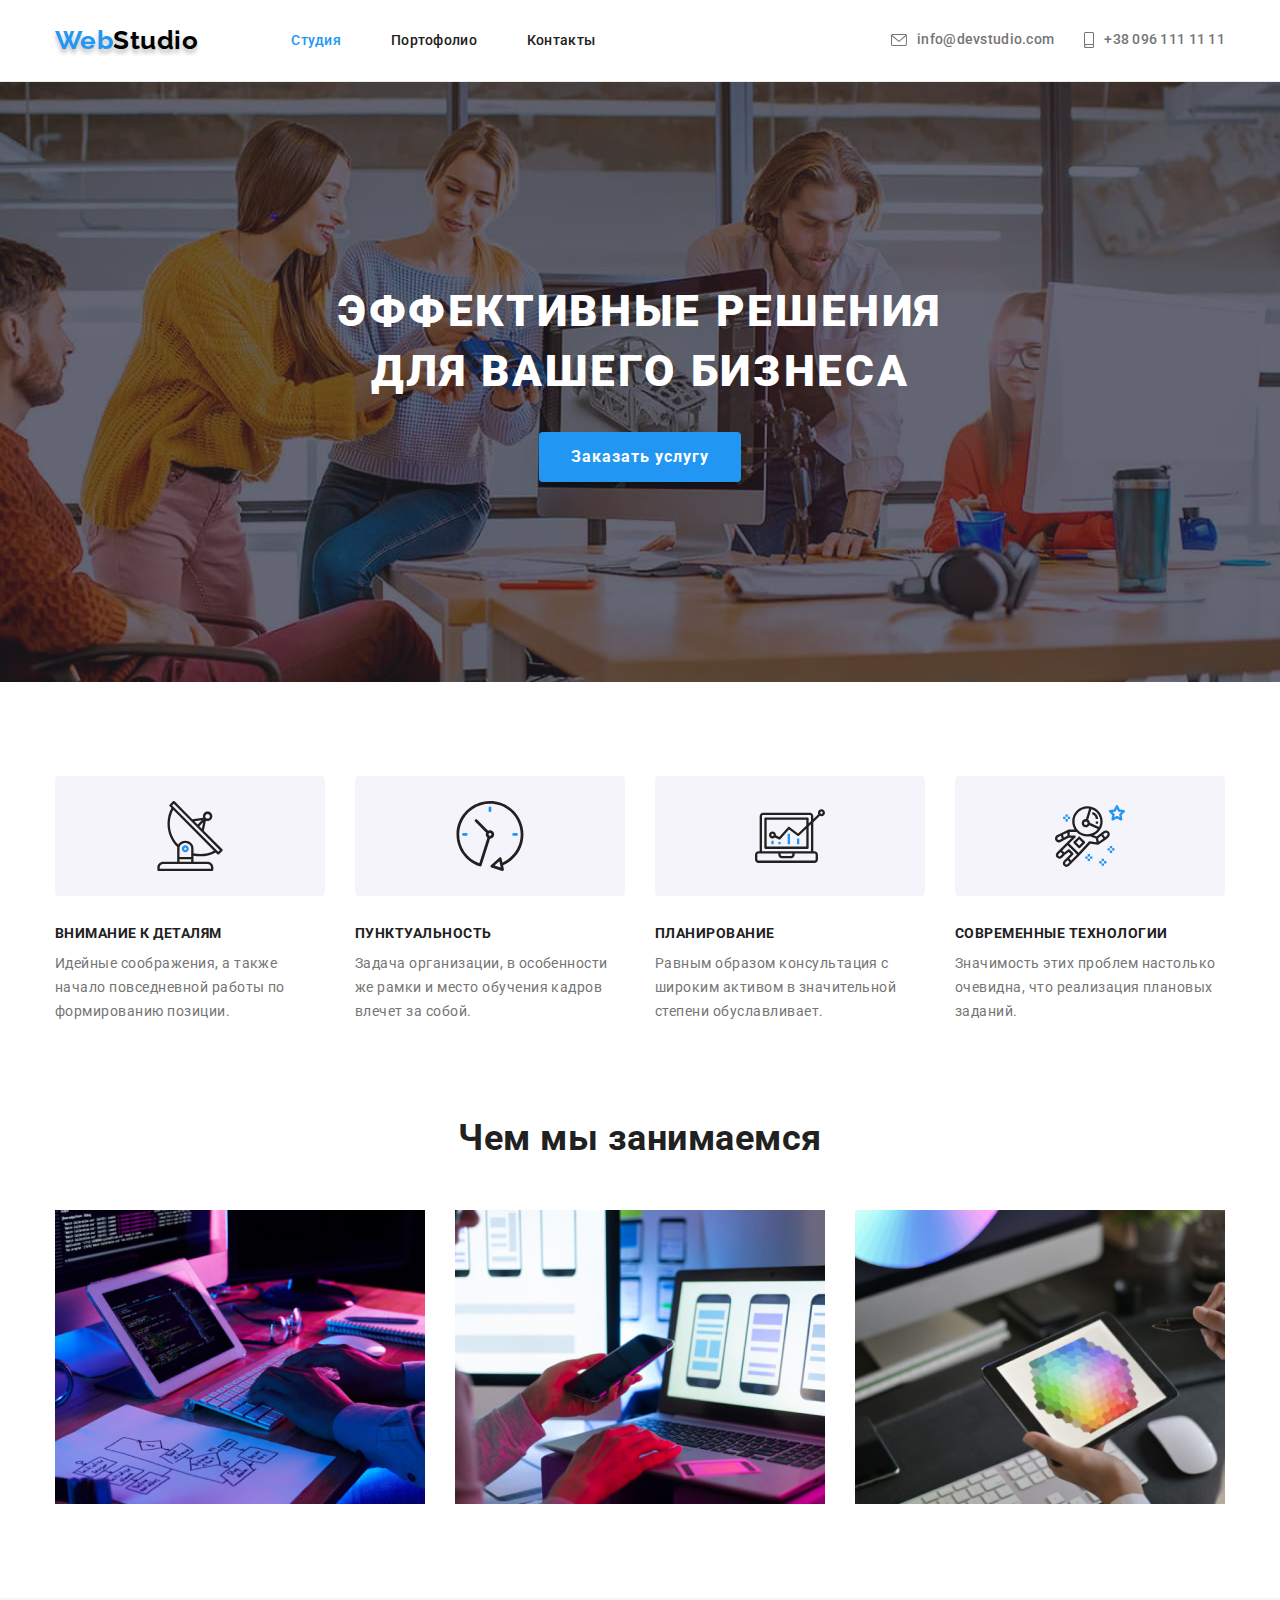
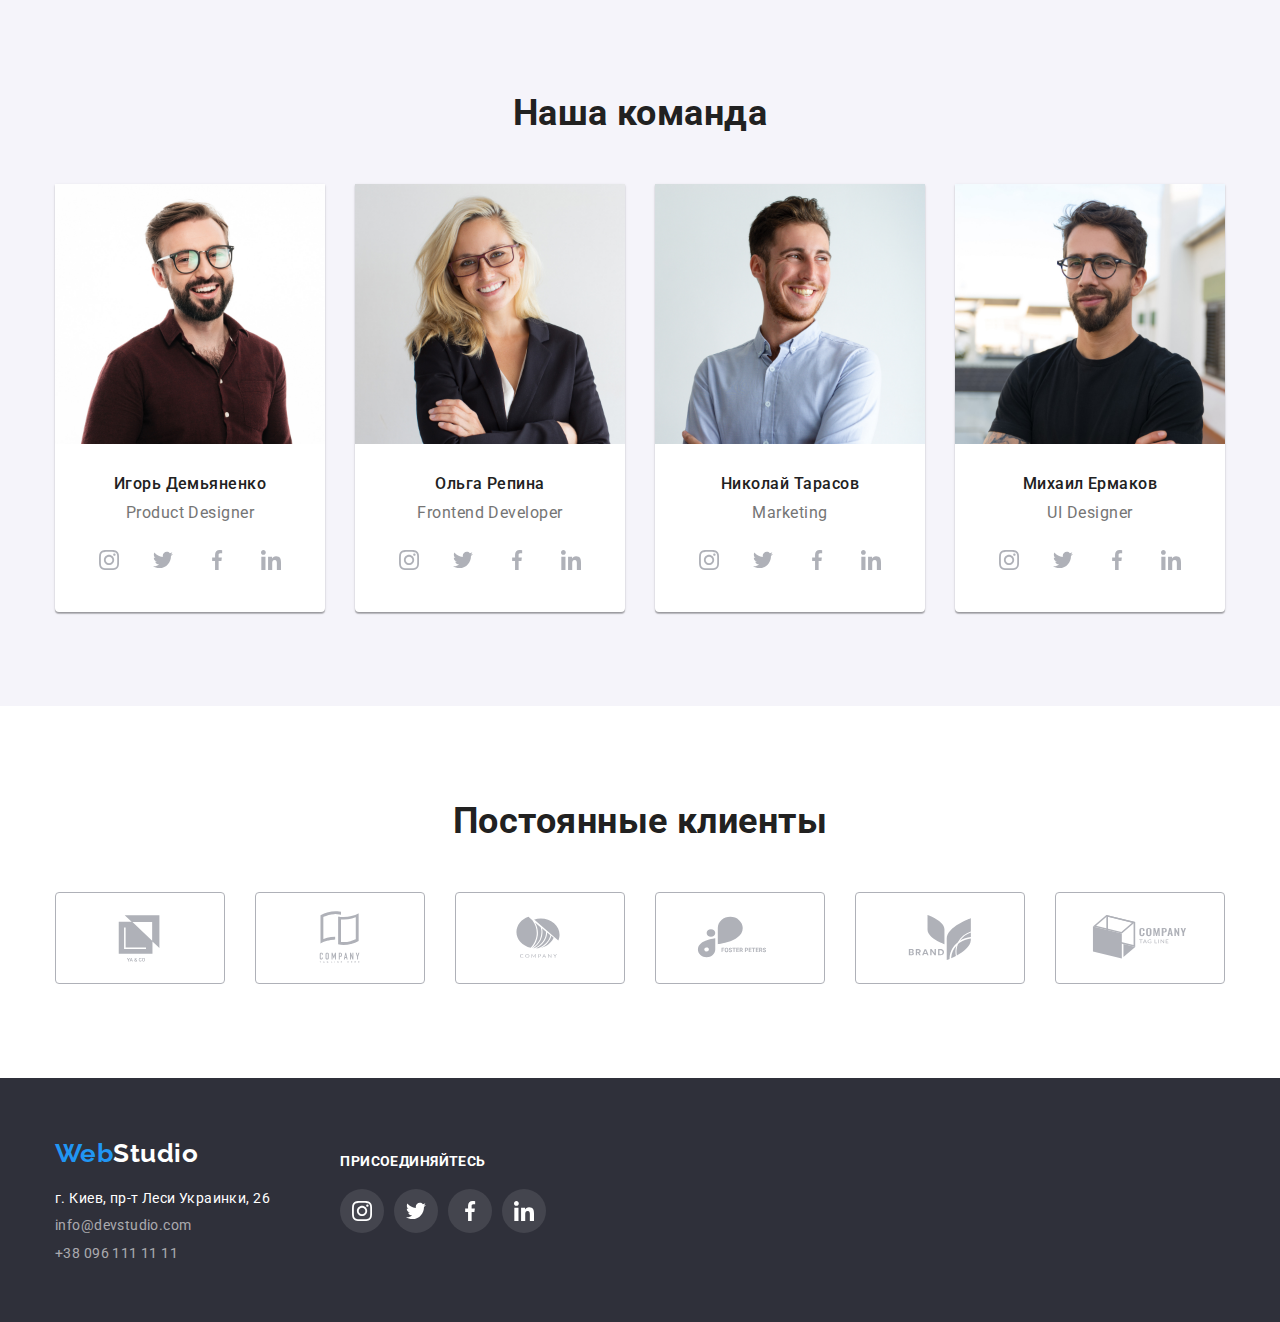
<file: index.html>
<!DOCTYPE html>
<html lang="ru">
<head>
    <meta charset="UTF-8">
    <meta http-equiv="X-UA-Compatible" content="IE=edge">
    <meta name="viewport" content="width=device-width, initial-scale=1.0">
    <title>Главная</title>
    <link rel="preconnect" href="https://fonts.googleapis.com">
    <link rel="preconnect" href="https://fonts.gstatic.com" crossorigin>
    <link href="https://fonts.googleapis.com/css2?family=Hurricane&family=Raleway:wght@700&family=Roboto:wght@400;500;700;900&display=swap"
        rel="stylesheet">
    <link rel="stylesheet" href="https://cdnjs.cloudflare.com/ajax/libs/modern-normalize/1.1.0/modern-normalize.min.css">
    <link rel="stylesheet" href="./css/styles.css">
</head>
<body>


    <!--Шапка сайта-->
    <header class="page-header">
        <div class="container header">
            <nav class="navigation-header">
                <a href="./index.html" class="logo"><span class="logo-web">Web</span>Studio</a>
                <ul class="site-nav">
                    <li class="site-nav-item"><a href="./index.html" class="site-nav-link current">Студия</a></li>
                    <li class="site-nav-item"><a href="./portfolio.html" class="site-nav-link">Портофолио</a></li>
                    <li class="site-nav-item"><a href="" class="site-nav-link">Контакты</a></li>
                </ul>
            </nav>
            <ul class="contacts-list">
                <li class="contacts-lis-item"><a href="mailto:info@devstudio.com" class="link">
                    <span class="contacts-list-icon">
                        <svg class="button-icon" width="16px" height="12px">
                            <use href="./images/icons.svg#icon-envelope"></use>
                        </svg>
                    </span>
                    info@devstudio.com</a></li>
                <li class="contacts-lis-item"><a href="tel:+380961111111" class="link">
                    <span class="contacts-list-icon">
                        <svg class="button-icon" width="10px" height="16px">
                            <use href="./images/icons.svg#icon-smartphone"></use>
                        </svg>
                    </span>
                    +38 096 111 11 11</a></li>
            </ul>
        </div>
    </header>

    <main>      
    <!--Основной заголовок сайта-->
    <section class="section-main">
        <div class="container">
            <h1 class="title-main-section">ЭФФЕКТИВНЫЕ РЕШЕНИЯ<br>ДЛЯ ВАШЕГО БИЗНЕСА</h1>
            <button type="button" class="button primary">Заказать услугу</button>
        </div>
    </section>


    <!--Наши преимущества-->
    <section class="section">
        <div class="container">
            <h2 class="visually-hidden">Наши преимущества</h2>
            <ul class="advantages-list">
                <li class="advantages-list-item">
                    <div class="icon">
                        <svg class="button-icon" width="70px" height="70px">
                            <use href="./images/icons.svg#icon-antenna"></use>
                        </svg>
                    </div>
                    <h3 class="advantages-title">Внимание к деталям</h3>
                    <p class="advantages-text">Идейные соображения, а также начало повседневной работы по формированию позиции.</p>
                </li>

                <li class="advantages-list-item">
                    <div class="icon">
                        <svg class="button-icon" width="70px" height="70px">
                            <use href="./images/icons.svg#icon-clock"></use>
                        </svg>
                    </div>
                    <h3 class="advantages-title">Пунктуальность</h3>
                    <p class="advantages-text">Задача организации, в особенности же рамки и место обучения кадров влечет за собой.</p>
                </li>
                    
                <li class="advantages-list-item">
                    <div class="icon">
                        <svg class="button-icon" width="70px" height="70px">
                            <use href="./images/icons.svg#icon-diagram"></use>
                        </svg>
                    </div>
                    <h3 class="advantages-title">Планирование</h3>
                    <p class="advantages-text">Равным образом консультация с широким активом в значительной степени обуславливает.</p>
                </li>
                    
                <li class="advantages-list-item">
                    <div class="icon">
                        <svg class="button-icon" width="70px" height="70px">
                            <use href="./images/icons.svg#icon-astronaut"></use>
                        </svg>
                    </div>
                    <h3 class="advantages-title">Современные технологии</h3>
                    <p class="advantages-text">Значимость этих проблем настолько очевидна, что реализация плановых заданий.</p>
                </li>
            </ul>
        </div>
    </section>

    <!--Чем мы зпнимаемся-->
    <section class="section activity">
        <div class="container">
            <h2 class="section-title">Чем мы занимаемся</h2>
            <ul class="activity_list">
                <li>
                    <img src="./images/activities11.jpg" alt="Разработка сайтов"
                        width="370">
                </li>

                <li>
                    <img src="./images/activities22.jpg" alt="Разработка мобильных приложений"
                        width="370">
                </li>
                
                <li>
                    <img src="./images/activities33.jpg" alt="Разработка приложений для планшетов"
                        width="370">
                </li>
            </ul>
        </div>
    </section>
    
    <!--Наша команда-->
    <section class="section team">
        <div class="container">
            <h2 class="section-title">Наша команда</h2>
            <ul class="team-list">

                <li class="team-card">
                    <div class="card-thumb">
                        <img src="./images/demyanenko.jpg" alt="Игорь Демьяненко"
                            width="270">
                    </div>
                    <div class="team-card-content">
                        <h3 class="team-name">Игорь Демьяненко</h3>
                        <p class="team-profession">Product Designer</p>

                        <ul class="actions">
                            <li class="actions-item">
                                <a href="" class="icon instagram" aria-label="instagram">
                                    <span class="visually-hidden">Instagram</span>
                                    <svg class="button-icon" width="20px" height="20px">
                                        <use href="./images/icons.svg#icon-instagram"></use>
                                     </svg>
                                </a>
                            </li>

                            <li class="actions-item">
                                <a href="" class="icon twitter" aria-label="twitter">
                                    <span class="visually-hidden">Twitter</span>
                                    <svg class="button-icon" width="20px" height="20px">
                                        <use href="./images/icons.svg#icon-twitter"></use>
                                    </svg>
                                </a>
                            </li>

                            <li class="actions-item">
                                <a href="" class="icon facebook" aria-label="facebook">
                                    <span class="visually-hidden">Facebook</span>
                                    <svg class="button-icon" width="20px" height="20px">
                                        <use href="./images/icons.svg#icon-facebook"></use>
                                    </svg>
                                </a>
                            </li>

                            <li class="actions-item">
                                <a href="" class="icon linkedin" aria-label="linkedin">
                                    <span class="visually-hidden">Linkedin</span>
                                    <svg class="button-icon" width="20px" height="20px">
                                        <use href="./images/icons.svg#icon-linkedin"></use>
                                    </svg>
                                </a>
                            </li>

                        </ul>
                    </div>
                </li>

                <li class="team-card">
                    <div class="card-thumb">
                        <img src="./images/repina.jpg" alt="Ольга Репина"
                                width="270">
                    </div>
                    <div class="team-card-content">
                        <h3 class="team-name">Ольга Репина</h3>
                        <p class="team-profession">Frontend Developer</p>

                        <ul class="actions">
                            <li class="actions-item">
                                <a href="" class="icon instagram" aria-label="instagram">
                                    <span class="visually-hidden">Instagram</span>
                                    <svg class="button-icon" width="20px" height="20px">
                                        <use href="./images/icons.svg#icon-instagram"></use>
                                    </svg>
                                </a>
                            </li>
                        
                            <li class="actions-item">
                                <a href="" class="icon twitter" aria-label="twitter">
                                    <span class="visually-hidden">Twitter</span>
                                    <svg class="button-icon" width="20px" height="20px">
                                        <use href="./images/icons.svg#icon-twitter"></use>
                                    </svg>
                                </a>
                            </li>
                        
                            <li class="actions-item">
                                <a href="" class="icon facebook" aria-label="facebook">
                                    <span class="visually-hidden">Facebook</span>
                                    <svg class="button-icon" width="20px" height="20px">
                                        <use href="./images/icons.svg#icon-facebook"></use>
                                    </svg>
                                </a>
                            </li>
                        
                            <li class="actions-item">
                                <a href="" class="icon linkedin" aria-label="linkedin">
                                    <span class="visually-hidden">Linkedin</span>
                                    <svg class="button-icon" width="20px" height="20px">
                                        <use href="./images/icons.svg#icon-linkedin"></use>
                                    </svg>
                                </a>
                            </li>
                        </ul>

                    </div>
                </li>

                <li class="team-card">
                    <div class="card-thumb">
                        <img src="./images/trasov.jpg" alt="Николай Тарасов"
                                width="270">
                    </div>
                    <div class="team-card-content">
                        <h3 class="team-name">Николай Тарасов</h3>
                        <p class="team-profession">Marketing</p>

                        <ul class="actions">
                            <li class="actions-item">
                                <a href="" class="icon instagram" aria-label="instagram">
                                    <span class="visually-hidden">Instagram</span>
                                    <svg class="button-icon" width="20px" height="20px">
                                        <use href="./images/icons.svg#icon-instagram"></use>
                                    </svg>
                                </a>
                            </li>
                        
                            <li class="actions-item">
                                <a href="" class="icon twitter" aria-label="twitter">
                                    <span class="visually-hidden">Twitter</span>
                                    <svg class="button-icon" width="20px" height="20px">
                                        <use href="./images/icons.svg#icon-twitter"></use>
                                    </svg>
                                </a>
                            </li>
                        
                            <li class="actions-item">
                                <a href="" class="icon facebook" aria-label="facebook">
                                    <span class="visually-hidden">Facebook</span>
                                    <svg class="button-icon" width="20px" height="20px">
                                        <use href="./images/icons.svg#icon-facebook"></use>
                                    </svg>
                                </a>
                            </li>
                        
                            <li class="actions-item">
                                <a href="" class="icon linkedin" aria-label="linkedin">
                                    <span class="visually-hidden">Linkedin</span>
                                    <svg class="button-icon" width="20px" height="20px">
                                        <use href="./images/icons.svg#icon-linkedin"></use>
                                    </svg>
                                </a>
                            </li>
                        </ul>

                    </div>
                </li>

                <li class="team-card">
                    <div class="card-thumb">
                        <img src="./images/ermakov.jpg" alt="Михаил Ермаков"
                                width="270">
                    </div>
                    <div class="team-card-content">
                        <h3 class="team-name">Михаил Ермаков</h3>
                        <p class="team-profession">UI Designer</p>

                        <ul class="actions">
                            <li class="actions-item">
                                <a href="" class="icon instagram" aria-label="instagram">
                                    <span class="visually-hidden">Instagram</span>
                                    <svg class="button-icon" width="20px" height="20px">
                                        <use href="./images/icons.svg#icon-instagram"></use>
                                    </svg>
                                </a>
                            </li>
                        
                            <li class="actions-item">
                                <a href="" class="icon twitter" aria-label="twitter">
                                    <span class="visually-hidden">Twitter</span>
                                    <svg class="button-icon" width="20px" height="20px">
                                        <use href="./images/icons.svg#icon-twitter"></use>
                                    </svg>
                                </a>
                            </li>
                        
                            <li class="actions-item">
                                <a href="" class="icon facebook" aria-label="facebook">
                                    <span class="visually-hidden">Facebook</span>
                                    <svg class="button-icon" width="20px" height="20px">
                                        <use href="./images/icons.svg#icon-facebook"></use>
                                    </svg>
                                </a>
                            </li>
                        
                            <li class="actions-item">
                                <a href="" class="icon linkedin" aria-label="linkedin">
                                    <span class="visually-hidden">Linkedin</span>
                                    <svg class="button-icon" width="20px" height="20px">
                                        <use href="./images/icons.svg#icon-linkedin"></use>
                                    </svg>
                                </a>
                            </li>
                        </ul>

                    </div>
                </li>

            </ul>
        </div>
    </section>

    <section class="section client">
        <div class="container">
            <h2 class="section-title">Постоянные клиенты</h2>
            <ul class="clients">
                <li class="clients-item">
                    <a href="" class="icon client1" aria-label="client1">
                        <span class="visually-hidden">Client1</span>
                        <svg class="button-icon" width="106px" height="60px">
                            <use href="./images/icons.svg#icon-client1"></use>
                        </svg>
                    </a>
                </li>

                <li class="clients-item">
                    <a href="" class="icon client2" aria-label="client2">
                        <span class="visually-hidden">Client2</span>
                        <svg class="button-icon" width="106px" height="60px">
                            <use href="./images/icons.svg#icon-client2"></use>
                        </svg>
                    </a>
                </li>

                <li class="clients-item">
                    <a href="" class="icon client3" aria-label="client3">
                        <span class="visually-hidden">Client3</span>
                        <svg class="button-icon" width="106px" height="60px">
                            <use href="./images/icons.svg#icon-client3"></use>
                        </svg>
                    </a>
                </li>

                <li class="clients-item">
                    <a href="" class="icon client4" aria-label="client4">
                        <span class="visually-hidden">Client4</span>
                        <svg class="button-icon" width="106px" height="60px">
                            <use href="./images/icons.svg#icon-client4"></use>
                        </svg>
                    </a>
                </li>

                <li class="clients-item">
                    <a href="" class="icon client5" aria-label="client5">
                        <span class="visually-hidden">Client5</span>
                        <svg class="button-icon" width="106px" height="60px">
                            <use href="./images/icons.svg#icon-client5"></use>
                        </svg>
                    </a>
                </li>

                <li class="clients-item">
                    <a href="" class="icon client6" aria-label="client6">
                        <span class="visually-hidden">Client6</span>
                        <svg class="button-icon" width="106px" height="60px">
                            <use href="./images/icons.svg#icon-client6"></use>
                        </svg>
                    </a>
                </li>
            </ul>

        </div>


    </section>

    </main>

    <!--Подвал с контактами-->
    <footer class="section-footer">
        <div class="container">
            <div class="container-logo">
                <a href="./index.html" class="logo-footer"><span class="logo-web-footer">Web</span>Studio</a>
                <p class="join-title">Присоединяйтесь</p>
            </div>
            <div class="container-address-footer">
                <address class="container-address">
                    <ul class="contacts-list-footer">
                        <li class="contacts-list-footer-item">
                            <a href="https://www.google.com.ua/maps/place/%D0%B1%D1%83%D0%BB.+%D0%9B%D0%B5%D1%81%D0%B8+%D0%A3%D0%BA%D1%80%D0%B0%D0%B8%D0%BD%D0%BA%D0%B8,+26,+%D0%9A%D0%B8%D0%B5%D0%B2,+02000/@50.4265807,30.5361971,17z/data=!3m1!4b1!4m5!3m4!1s0x40d4cf0e033ecbe9:0x57a4dffefec77da0!8m2!3d50.4265807!4d30.5383859?hl=ru"
                                target="_blank"
                                title="Карта Google" class="address-link" >г. Киев, пр-т Леси Украинки, 26 </a>
                        </li>
                        <li class="contacts-list-footer-item">
                            <a href="mailto:info@devstudio.com" class="contacts-link">info@devstudio.com</a><br />
                        </li>
                        <li class="contacts-list-footer-item">
                            <a href="tel:+380961111111" class="contacts-link">+38 096 111 11 11</a>
                        </li>
                    </ul>
                </address>
                
                <ul class="actions">
                    <li class="actions-item">
                        <a href="" class="icon-footer" aria-label="instagram">
                            <span class="visually-hidden">Instagram</span>
                            <svg class="button-icon" width="20px" height="20px">
                                <use href="./images/icons.svg#icon-instagram"></use>
                            </svg>
                        </a>
                    </li>
                
                    <li class="actions-item">
                        <a href="" class="icon-footer" aria-label="twitter">
                            <span class="visually-hidden">Twitter</span>
                            <svg class="button-icon" width="20px" height="20px">
                                <use href="./images/icons.svg#icon-twitter"></use>
                            </svg>
                        </a>
                    </li>
                
                    <li class="actions-item">
                        <a href="" class="icon-footer" aria-label="facebook">
                            <span class="visually-hidden">Facebook</span>
                            <svg class="button-icon" width="20px" height="20px">
                                <use href="./images/icons.svg#icon-facebook"></use>
                            </svg>
                        </a>
                    </li>
                
                    <li class="actions-item">
                        <a href="" class="icon-footer" aria-label="linkedin">
                            <span class="visually-hidden">Linkedin</span>
                            <svg class="button-icon" width="20px" height="20px">
                                <use href="./images/icons.svg#icon-linkedin"></use>
                            </svg>
                        </a>
                    </li>
                </ul>
            </div>
        </div>
    </footer>
</body>
</html>
</file>
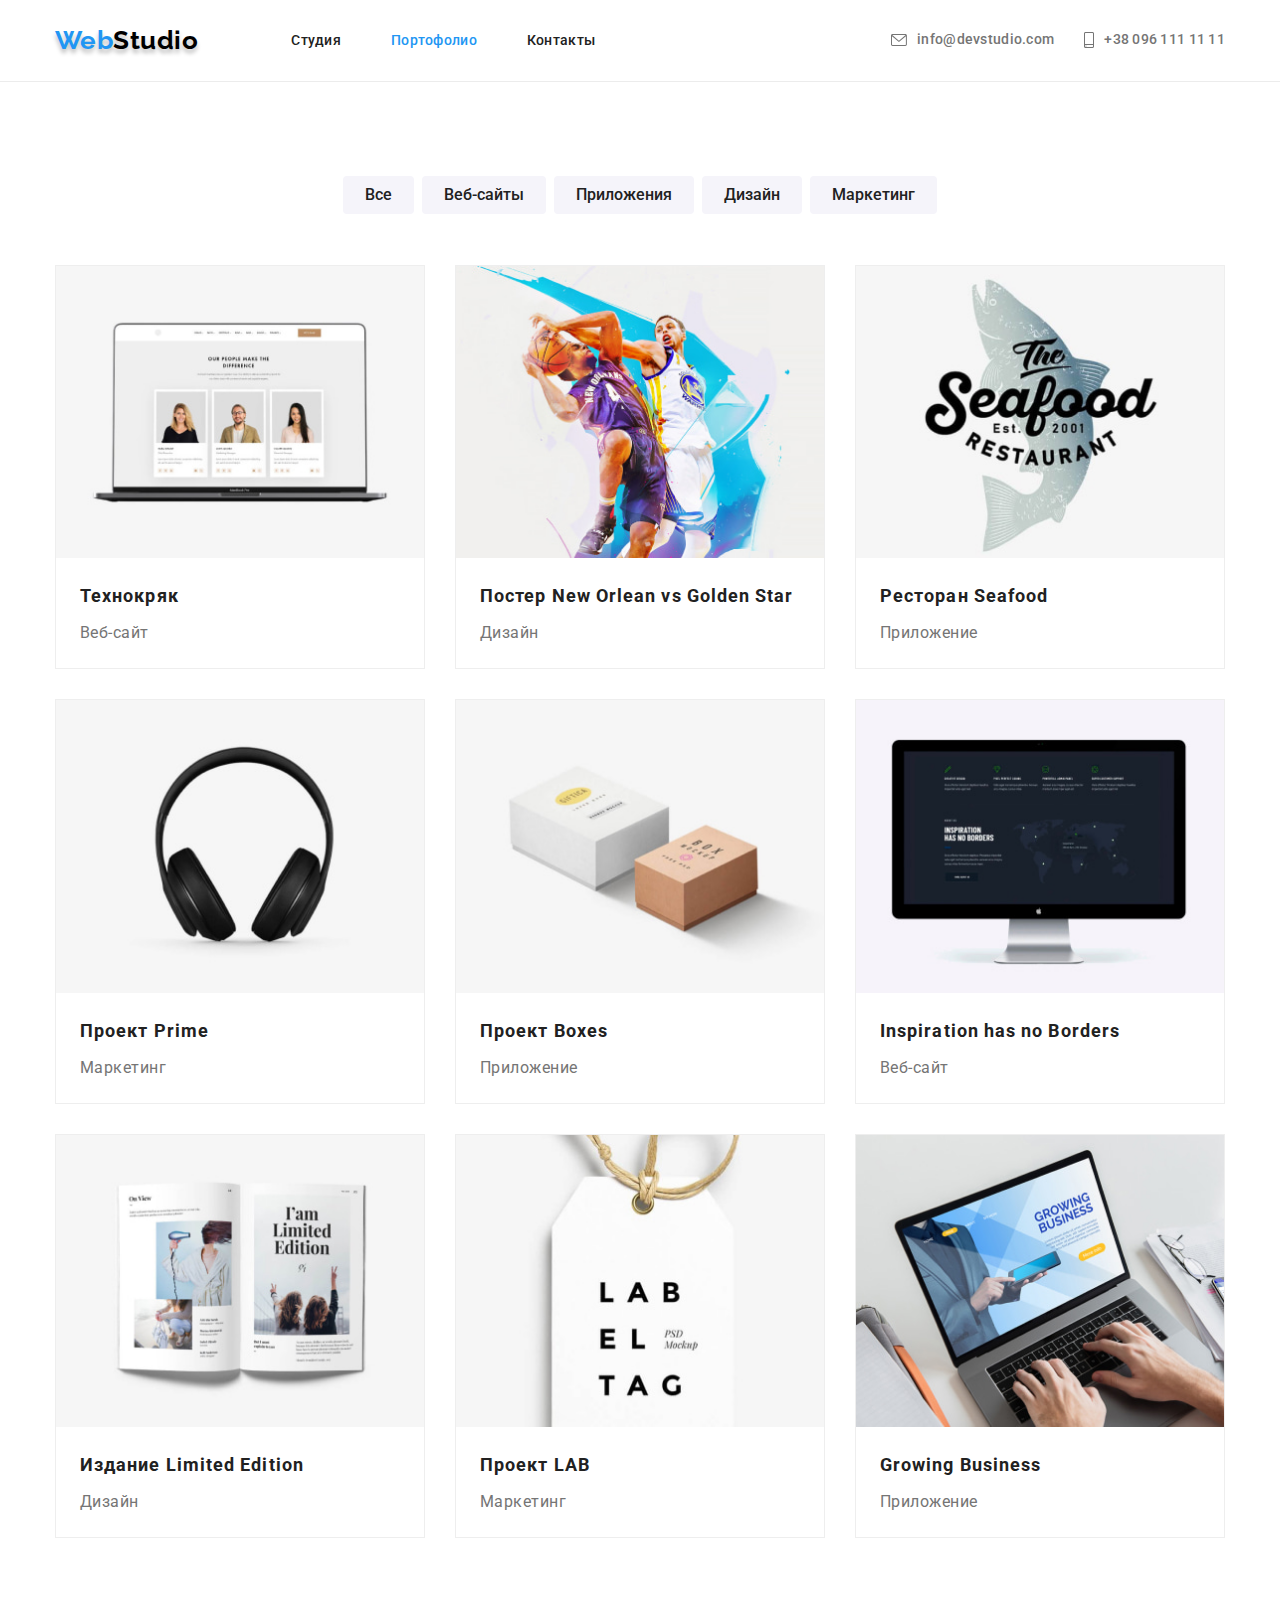
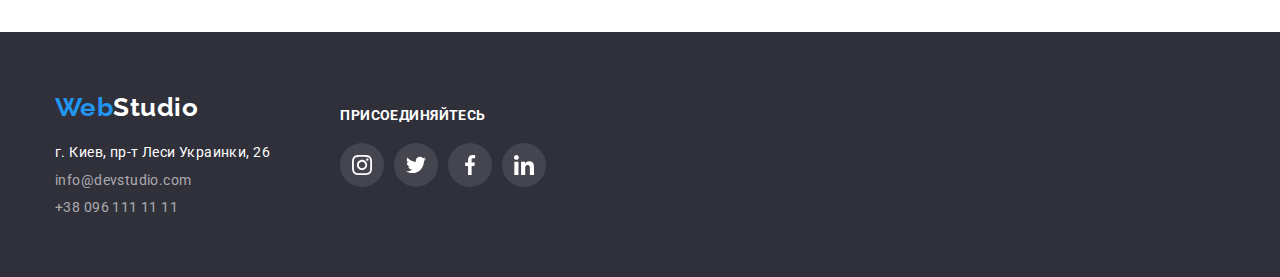
<file: portfolio.html>
<!DOCTYPE html>
<html lang="ru">
<head>
    <meta charset="UTF-8">
    <meta http-equiv="X-UA-Compatible" content="IE=edge">
    <meta name="viewport" content="width=device-width, initial-scale=1.0">
    <title>Портфолио</title>
    <link rel="preconnect" href="https://fonts.googleapis.com">
    <link rel="preconnect" href="https://fonts.gstatic.com" crossorigin>
    <link
        href="https://fonts.googleapis.com/css2?family=Hurricane&family=Raleway:wght@700&family=Roboto:wght@400;500;700;900&display=swap"
        rel="stylesheet">
    <link rel="stylesheet" href="https://cdnjs.cloudflare.com/ajax/libs/modern-normalize/1.1.0/modern-normalize.min.css">
    <link rel="stylesheet" href="./css/styles.css">
</head>
<body>

    <!--Шапка сайта-->
    <header class="page-header">
        <div class="container header">
            <nav class="navigation-header">
                <a href="./index.html" class="logo"><span class="logo-web">Web</span>Studio</a>
                <ul class="site-nav">
                    <li class="site-nav-item"><a href="./index.html" class="site-nav-link">Студия</a></li>
                    <li class="site-nav-item"><a href="./portfolio.html" class="site-nav-link current">Портофолио</a></li>
                    <li class="site-nav-item"><a href="" class="site-nav-link">Контакты</a></li>
                </ul>
            </nav>
            <ul class="contacts-list">
                <li class="contacts-lis-item"><a href="mailto:info@devstudio.com" class="link">
                        <span class="contacts-list-icon">
                            <svg class="button-icon" width="16px" height="12px">
                                <use href="./images/icons.svg#icon-envelope"></use>
                            </svg>
                        </span>
                        info@devstudio.com</a></li>
                <li class="contacts-lis-item"><a href="tel:+380961111111" class="link">
                        <span class="contacts-list-icon">
                            <svg class="button-icon" width="10px" height="16px">
                                <use href="./images/icons.svg#icon-smartphone"></use>
                            </svg>
                        </span>
                        +38 096 111 11 11</a></li>
            </ul>
        </div>
    </header>

    <main>

        <!--Наше портфолио-->
        <section class="section">
            <div class="container">
                <h1 class="visually-hidden">Наше портфолио</h1>
                <ul class="button-list">
                    <li class="button-list-item">
                        <button type="button" class="button secondary">Все</button>
                    </li>

                    <li class="button-list-item">
                        <button type="button" class="button secondary">Веб-сайты</button>
                    </li>

                    <li class="button-list-item">
                        <button type="button" class="button secondary">Приложения</button>
                    </li>

                    <li class="button-list-item">
                        <button type="button" class="button secondary">Дизайн</button>
                    </li>
                    
                    <li class="button-list-item">
                        <button type="button" class="button secondary">Маркетинг</button>
                    </li>
                </ul>

                <ul class="work-list">
                    <li class="item-card">
                        <div class="card-thumb">
                            <img src="./images/technoquack.jpg" alt="Пример веб-сайта на ноут-буке">
                        </div>
                        <div class="card-content">
                            <h2 class="work-title">Технокряк</h2>
                            <p class="work-category">Веб-сайт</p>
                        </div>
                    </li>
                    <li class="item-card">
                        <div class="card-thumb">
                            <img src="./images/orlean.jpg" alt="Два баскетболиста">
                        </div>
                        <div class="card-content">
                            <h2 class="work-title">Постер New Orlean vs Golden Star</h2>
                            <p class="work-category">Дизайн</p>
                        </div>
                    </li>
                    <li class="item-card">
                        <div class="card-thumb">
                            <img src="./images/seafood.jpg" alt="Эмблема рыбного ресторана">
                        </div>
                        <div class="card-content">
                            <h2 class="work-title">Ресторан Seafood</h2>
                            <p class="work-category">Приложение</p>
                        </div>
                    </li>
                    <li class="item-card">
                        <div class="card-thumb">
                            <img src="./images/prime.jpg" alt="Черные наушники">
                        </div>
                        <div class="card-content">
                            <h2 class="work-title">Проект Prime</h2>
                            <p class="work-category">Маркетинг</p>
                        </div>
                    </li>
                    <li class="item-card">
                        <div class="card-thumb">
                            <img src="./images/boxes.jpg" alt="Две картонные каробки">
                        </div>
                        <div class="card-content">
                            <h2 class="work-title">Проект Boxes</h2>
                            <p class="work-category">Приложение</p>
                        </div>
                    </li>
                    <li class="item-card">
                        <div class="card-thumb">
                            <img src="./images/inspiration.jpg" alt="Пример веб-сайта на монитору">
                        </div>
                        <div class="card-content">
                            <h2 class="work-title">Inspiration has no Borders</h2>
                            <p class="work-category">Веб-сайт</p>
                        </div>
                    </li>
                    <li class="item-card">
                        <div class="card-thumb">
                            <img src="./images/publishing.jpg" alt="Открытый журнал">
                        </div>
                        <div class="card-content">
                            <h2 class="work-title">Издание Limited Edition</h2>
                            <p class="work-category">Дизайн</p>
                        </div>
                    </li>
                    <li class="item-card">
                        <div class="card-thumb">
                            <img src="./images/lab.jpg" alt="Бирка с надписью">
                        </div>
                        <div class="card-content">
                            <h2 class="work-title">Проект LAB</h2>
                            <p class="work-category">Маркетинг</p>
                        </div>
                    </li>
                    <li class="item-card">
                        <div class="card-thumb">
                            <img src="./images/business.jpg" alt="Открытий ноут-бук">
                        </div>
                        <div class="card-content">
                            <h2 class="work-title">Growing Business</h2>
                            <p class="work-category">Приложение</p>
                        </div>
                    </li>
                </ul>
            </div>
        </section>

    </main>

    <!--Подвал с контактами-->
    <footer class="section-footer">
        <div class="container">
            <div class="container-logo">
                <a href="./index.html" class="logo-footer"><span class="logo-web-footer">Web</span>Studio</a>
                <p class="join-title">Присоединяйтесь</p>
            </div>
            <div class="container-address-footer">
                <address class="container-address">
                    <ul class="contacts-list-footer">
                        <li class="contacts-list-footer-item">
                            <a href="https://www.google.com.ua/maps/place/%D0%B1%D1%83%D0%BB.+%D0%9B%D0%B5%D1%81%D0%B8+%D0%A3%D0%BA%D1%80%D0%B0%D0%B8%D0%BD%D0%BA%D0%B8,+26,+%D0%9A%D0%B8%D0%B5%D0%B2,+02000/@50.4265807,30.5361971,17z/data=!3m1!4b1!4m5!3m4!1s0x40d4cf0e033ecbe9:0x57a4dffefec77da0!8m2!3d50.4265807!4d30.5383859?hl=ru"
                                target="_blank" title="Карта Google" class="address-link">г. Киев, пр-т Леси Украинки, 26
                            </a>
                        </li>
                        <li class="contacts-list-footer-item">
                            <a href="mailto:info@devstudio.com" class="contacts-link">info@devstudio.com</a><br />
                        </li>
                        <li class="contacts-list-footer-item">
                            <a href="tel:+380961111111" class="contacts-link">+38 096 111 11 11</a>
                        </li>
                    </ul>
                </address>
    
                <ul class="actions">
                    <li class="actions-item">
                        <a href="" class="icon-footer" aria-label="instagram">
                            <span class="visually-hidden">Instagram</span>
                            <svg class="button-icon" width="20px" height="20px">
                                <use href="./images/icons.svg#icon-instagram"></use>
                            </svg>
                        </a>
                    </li>
    
                    <li class="actions-item">
                        <a href="" class="icon-footer" aria-label="twitter">
                            <span class="visually-hidden">Twitter</span>
                            <svg class="button-icon" width="20px" height="20px">
                                <use href="./images/icons.svg#icon-twitter"></use>
                            </svg>
                        </a>
                    </li>
    
                    <li class="actions-item">
                        <a href="" class="icon-footer" aria-label="facebook">
                            <span class="visually-hidden">Facebook</span>
                            <svg class="button-icon" width="20px" height="20px">
                                <use href="./images/icons.svg#icon-facebook"></use>
                            </svg>
                        </a>
                    </li>
    
                    <li class="actions-item">
                        <a href="" class="icon-footer" aria-label="linkedin">
                            <span class="visually-hidden">Linkedin</span>
                            <svg class="button-icon" width="20px" height="20px">
                                <use href="./images/icons.svg#icon-linkedin"></use>
                            </svg>
                        </a>
                    </li>
                </ul>
            </div>
        </div>
    </footer>

</body>
</html>
</file>
<file: css/styles.css>
:root {
  --primary-text-color: #757575;
  --title-text-color: #212121;
  --accent-color: #2196f3;
  --white-color: #ffffff;
  --background-color-secondary: #f5f4fa;
  --background-color-accent: #2f303a;
  --color-icon: #AFB1B8;
}

html {
  box-sizing: border-box;
}

*,
*::before
*::after {
  box-sizing: inherit;
}


body {
  background-color: var(--white-color);
  color: var(--primary-text-color);
  font-family: 'Roboto', sans-serif;
  letter-spacing: 0.03em;
}
img {
  display: block;
  max-width: 100%;
  height: auto;
}

.container {
  width: 100%;
  max-width: 1200px;
  padding-left: 15px;
  padding-right: 15px;
  margin-left: auto;
  margin-right: auto;
}

.section {
  padding-top: 94px;
  padding-bottom: 94px;
}

/* Шапка сайта */
.page-header {
  padding-top: 25px;
  padding-bottom: 25px;
  border-bottom: 1px solid #ECECEC;
}

.container.header {
  display: flex;
  align-items: center;
}

/* Навигации по сайту */

.navigation-header {
  display: flex;
  align-items: center;
}

.site-nav {
  display: flex;
  margin-top: 0px;
  margin-bottom: 0px;
  list-style: none;
  padding: 0px;
  /* margin: 0px; */
}


.site-nav-item:not(:last-child) {
  margin-right: 50px;
}


.site-nav-link {
  color: var(--title-text-color);
  text-decoration: none;
  font-weight: 500;
  font-size: 14px;
  line-height: 1.14;
  letter-spacing: 0.02em;
}
.site-nav-link:hover,
.site-nav-link:focus {
  color: var(--accent-color);
}
.site-nav-link.current {
  color: var(--accent-color);
}

/* Логотип */
.logo {
  margin-right: 93px;
  
  color: #000000;
  text-decoration: none;
  font-family: 'Raleway', sans-serif;
  font-weight: 700;
  font-size: 26px;
  line-height: 1.19;
  text-shadow: 0px 4px 4px rgba(0, 0, 0, 0.25);
}

.logo-web {
  color: var(--accent-color);
}


/* Контакты в хедере */
.contacts-list {
  display: flex;
  margin-left: auto;
  margin-bottom: 0px;
  margin-top: 0px;
  padding: 0px;
  list-style: none;
}

.contacts-list-icon {
  display: flex;
  margin-right: 10px;
}

.contacts-lis-item:not(:last-child) {
  margin-right: 30px;
}

.contacts-list .link {
  display: flex;
  align-items: center;
  color: var(--primary-text-color);
  text-decoration: none;
  font-weight: 500;
  font-size: 14px;
  line-height: 1.14;
  letter-spacing: 0.02em;
}
.contacts-list .link:hover,
.contacts-list .link:focus {
  color: var(--accent-color);
}

/* Основной заголовок сайта */
.title-main-section {
  color: var(--white-color);
  font-weight: 900;
  font-size: 44px;
  line-height: 1.36;
  letter-spacing: 0.06em;
  text-transform: uppercase;
  margin-top: 0px;
  margin-bottom: 30px;
}

.section-main {
  max-width: 1600px;
  margin-right: auto;
  margin-left: auto;
  padding: 200px 0;
  text-align: center;

  background-color: #C4C4C4;
  background-image: linear-gradient(to right, rgba(47, 48, 58, 0.4), rgba(47, 48, 58, 0.4)),
  url("../images/hero.jpg");
  background-repeat: no-repeat;
  background-size: cover;
  background-position: center;
}

/* Кнопки общие  */
button {
  font-family: inherit;
  cursor: pointer;
}

.button {
  color: var(--white-color);
  background-color: var(--accent-color);
  border-radius: 4px;
  border: none;
}

/* Кнопка в герое */

.button.primary {
  text-align: center;
  padding: 10px 32px;
  
  font-weight: 700;
  font-size: 16px;
  line-height: 1.88;
  letter-spacing: 0.06em;
  box-shadow: 0px 4px 4px rgba(0, 0, 0, 0.15)
}

.button.primary:hover,
.button.primary:focus {
  background-color: #188CE8;
}

/* Наши преимущества */

.visually-hidden {
  position: absolute;
  width: 1px;
  height: 1px;
  margin: -1px;
  padding: 0px;
  border: 0px;
  white-space: nowrap;
  clip-path: inset(100%);
  clip: rect(0 0 0 0);
  overflow: hidden;
}

.advantages-list {
  display: flex;
  padding: 0px;
  margin: 0px;

  list-style: none;
}

.advantages-list-item:not(:last-child) {
  margin-right: 30px;
}

.advantages-list-item .icon {
  display: flex;
  justify-content: center;
  align-items: center;
  width: 270px;
  height: 120px;
  background-color: var(--background-color-secondary);
  border-radius: 4px;
  margin-bottom: 30px;
  margin-top: 0px;
}

.advantages-title {
  color: var(--title-text-color);
  font-weight: 700;
  font-size: 14px;
  line-height: 1.14;
  text-transform: uppercase;
  margin-top: 0px;
  margin-bottom: 10px;
}
.advantages-text {
  font-size: 14px;
  line-height: 1.71;
  margin-top: 0px;
  margin-bottom: 0px;
}

.section-advantages {
  padding-top: 94px;
}


/* Чем мы занимаемся */

.section.activity {
  padding-top: 0px;
}

.section-title {
  color: var(--title-text-color);
  font-weight: 700;
  font-size: 36px;
  line-height: 1.17;
  text-align: center;
  margin-top: 0px;
  margin-bottom: 50px;
}

.activity_list {
  display: flex;
  justify-content: space-between;
  padding: 0px;
  margin: 0px;

  list-style: none;
}


/* Наша команда */
.section.team {
  background-color: var(--background-color-secondary);
}

.team-list {
  display: flex;
  padding: 0px;
  margin: 0px;

  list-style: none;
}

.team-list > .team-card:not(:last-child) {
  margin-right: 30px;
}

.team-card {
  background: var(--white-color); 
  box-shadow: 0px 1px 3px rgba(0, 0, 0, 0.12),
  0px 1px 1px rgba(0, 0, 0, 0.14),
  0px 2px 1px rgba(0, 0, 0, 0.2);
  border-radius: 0px 0px 4px 4px;
}

.team-card-content {
  padding-top: 30px;
  padding-bottom: 30px;
}

.team-name {
  color: var(--title-text-color);
  font-weight: 500;
  font-size: 16px;
  line-height: 1.19;
  text-align: center;
  margin-top: 0px;
  margin-bottom: 10px;
}
.team-profession {
  font-size: 16px;
  line-height: 1.19;
  text-align: center;
  margin-top: 0px;
  margin-bottom: 16px;
}

.actions {
  display: flex;
  justify-content: center;
  margin: 0px;
  padding: 0px;
  list-style: none;
}

.actions-item .icon {
  display: flex;
  justify-content: center;
  align-items: center;
  margin: 0px;
  padding: 0px;
  width: 44px;
  height: 44px;
  background-color: var(--white-color);
  border: none;
  border-radius: 50%;
  color: var(--color-icon);
}

.button-icon {
  fill: currentColor;
}

.actions-item .icon:hover,
.actions-item .icon:focus {
  background-color: var(--accent-color);
  color: var(--white-color);
}

.actions > .actions-item:not(:last-child) {
  margin-right: 10px;
}


/* Наши клиенты */

.clients {
  display: flex;
  justify-content: center;
  margin: 0px;
  padding: 0px;
  list-style: none;
}

.clients-item .icon {
  display: flex;
  justify-content: center;
  align-items: center;
  margin: 0px;
  padding: 0px;
  width: 170px;
  height: 92px;
  background-color: var(--white-color);
  border: 1px solid var(--color-icon);
  border-radius: 4px;
  color: var(--color-icon);
}

.button-icon {
  fill: currentColor;
}

.clients-item .icon:hover,
.clients-item .icon:focus {
  border: 1px solid var(--accent-color);
  color: var(--accent-color);
}

.clients > .clients-item:not(:last-child) {
  margin-right: 30px;
}



/* Подвал сайта */

.logo-footer {
  display: flex;
  color: var(--white-color);
  font-family: 'Raleway', sans-serif;
  font-weight: 700;
  font-size: 26px;
  line-height: 1.19;
  text-decoration: none;
  margin-right: 142px;
}

.logo-web-footer {
  color: var(--accent-color);
}

.contacts-list-footer {
  margin: 0px;
  padding: 0px;
  list-style: none;
}

.contacts-list-footer .contacts-link {
    font-style: normal;
    font-size: 14px;
    letter-spacing: 0.03em;
    color: rgba(255, 255, 255, 0.6);
    text-decoration: none;
}

.contacts-list-footer .address-link {
  color: var(--white-color);
  font-style: normal;
  font-size: 14px;
  letter-spacing: 0.03em;
  text-decoration: none;
}

.contacts-list-footer-item:not(:last-child) {
  margin-bottom: 9px;
}

.contacts-list-footer .address-link:hover,
.contacts-list-footer .address-link:focus {
  color: var(--accent-color);
}

.contacts-list-footer .contacts-link:hover,
.contacts-list-footer .contacts-link:focus {
  color: var(--accent-color);
}


.section-footer {
  background-color: var(--background-color-accent);
  padding-top: 60px;
  padding-bottom: 60px;
}

.join-title {
  font-weight: 700;
  font-size: 14px;
  line-height: 16px;
  letter-spacing: 0.03em;
  text-transform: uppercase;
  color: var(--white-color);
  margin: 0px;
  align-items: flex-end;
}

.container-logo {
  display: flex;
  align-items: flex-end;
  margin-bottom: 20px;
}

.container-address-footer {
  display: inline;
  display: flex;
}

.container-address {
  margin-right: 70px;
}

.actions-item .icon-footer {
  display: flex;
  justify-content: center;
  align-items: center;
  margin: 0px;
  padding: 0px;
  width: 44px;
  height: 44px;
  background-color: rgba(255, 255, 255, 0.1);
  border: none;
  border-radius: 50%;
  color: var(--white-color);
}

.actions-item .icon-footer:hover,
.actions-item .icon-footer:focus {
  background-color: var(--accent-color);
}


/* Стили для страницы Портфолио */


.button-list,
.work-list {
  list-style: none;
  padding: 0px;
}

/* Фильтры поиска */
.button.secondary {
  color: var(--title-text-color);
  background-color: var(--background-color-secondary);
  font-weight: 500;
  font-size: 16px;
  line-height: 1.63;
  text-align: center;
  padding: 6px 22px;
}

.button-list-item:not(:last-child) {
  margin-right:
   8px;
}

.button.secondary:hover,
.button.secondary:focus {
  color: var(--white-color);
  background-color: var(--accent-color);
  box-shadow: 0px 3px 1px rgba(0, 0, 0, 0.1),
  0px 1px 2px rgba(0, 0, 0, 0.08),
  0px 2px 2px rgba(0, 0, 0, 0.12);
}

.button-list {
  display: flex;
  justify-content: center;
  margin-top: 0px;
  margin-bottom: 51px;
  margin-left: 0px;
}

/* Построение сетки с карточками */
.work-list {
  display: flex;
  flex-wrap: wrap;
  margin: 0;
  padding: 0;
  list-style: none;
}

.work-list > .item-card {
  flex-basis: calc((100% - 60px) / 3);
  margin-right: 30px;
  margin-bottom: 30px;
}

.work-list > .item-card:nth-child(3n) {
  margin-right: 0px;
}

.work-list > .item-card:nth-last-child(-n+3) {
  margin-bottom: 0px;
}

.item-card {
  background-color: var(--white-color);
  border: 1px solid #EEEEEE;
  box-sizing: border-box;
}

.work-list .item-card:hover,
.work-list .item-card:focus {
  box-shadow: 0px 1px 1px rgba(0, 0, 0, 0.12),
  0px 4px 4px rgba(0, 0, 0, 0.06),
  1px 4px 6px rgba(0, 0, 0, 0.16);
}

.card-content {
  padding: 20px 24px;
}

/* Примеры работ */
.work-title {
  color: var(--title-text-color);
  font-weight: 700;
  font-size: 18px;
  line-height: 2;
  letter-spacing: 0.06em;
  margin-top: 0px;
  margin-bottom: 4px;
}

.work-category {
  font-size: 16px;
  line-height: 1.88;
  margin-top: 0px;
  margin-bottom: 0px;
}
</file>
